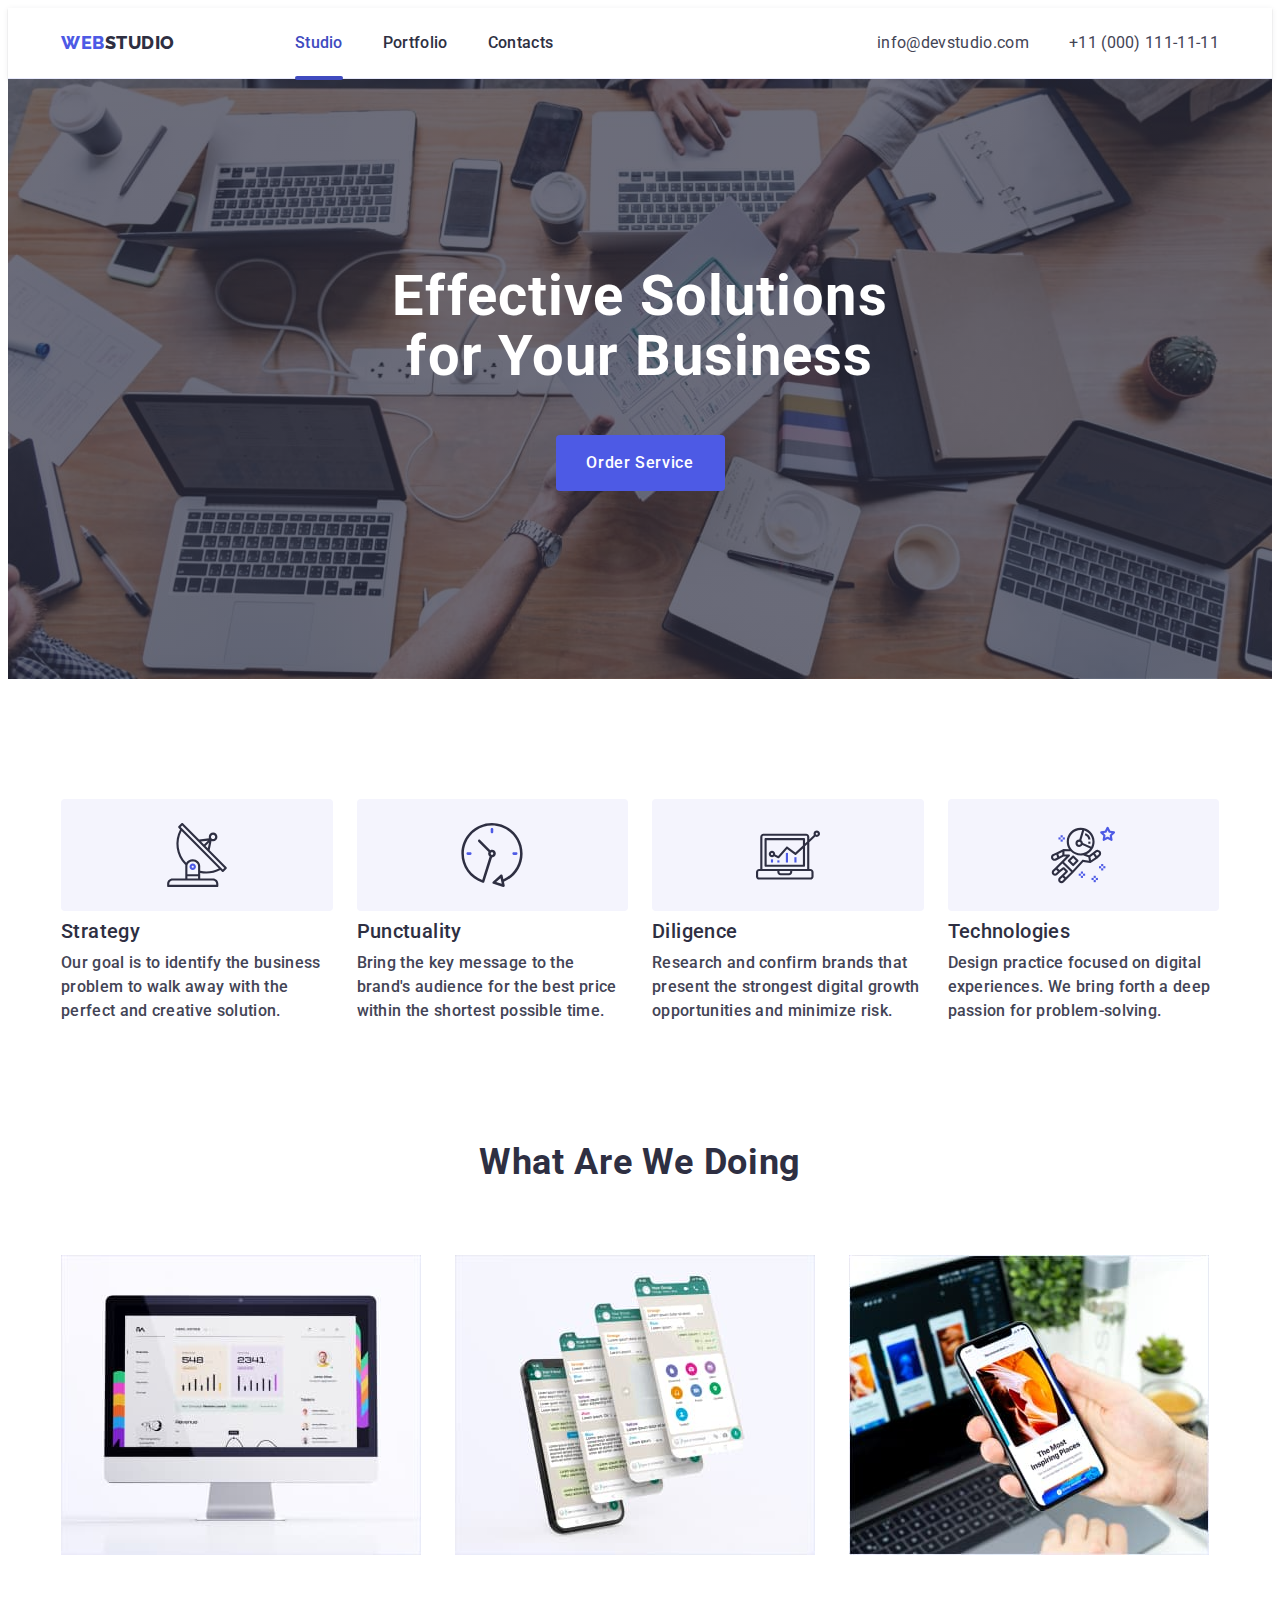
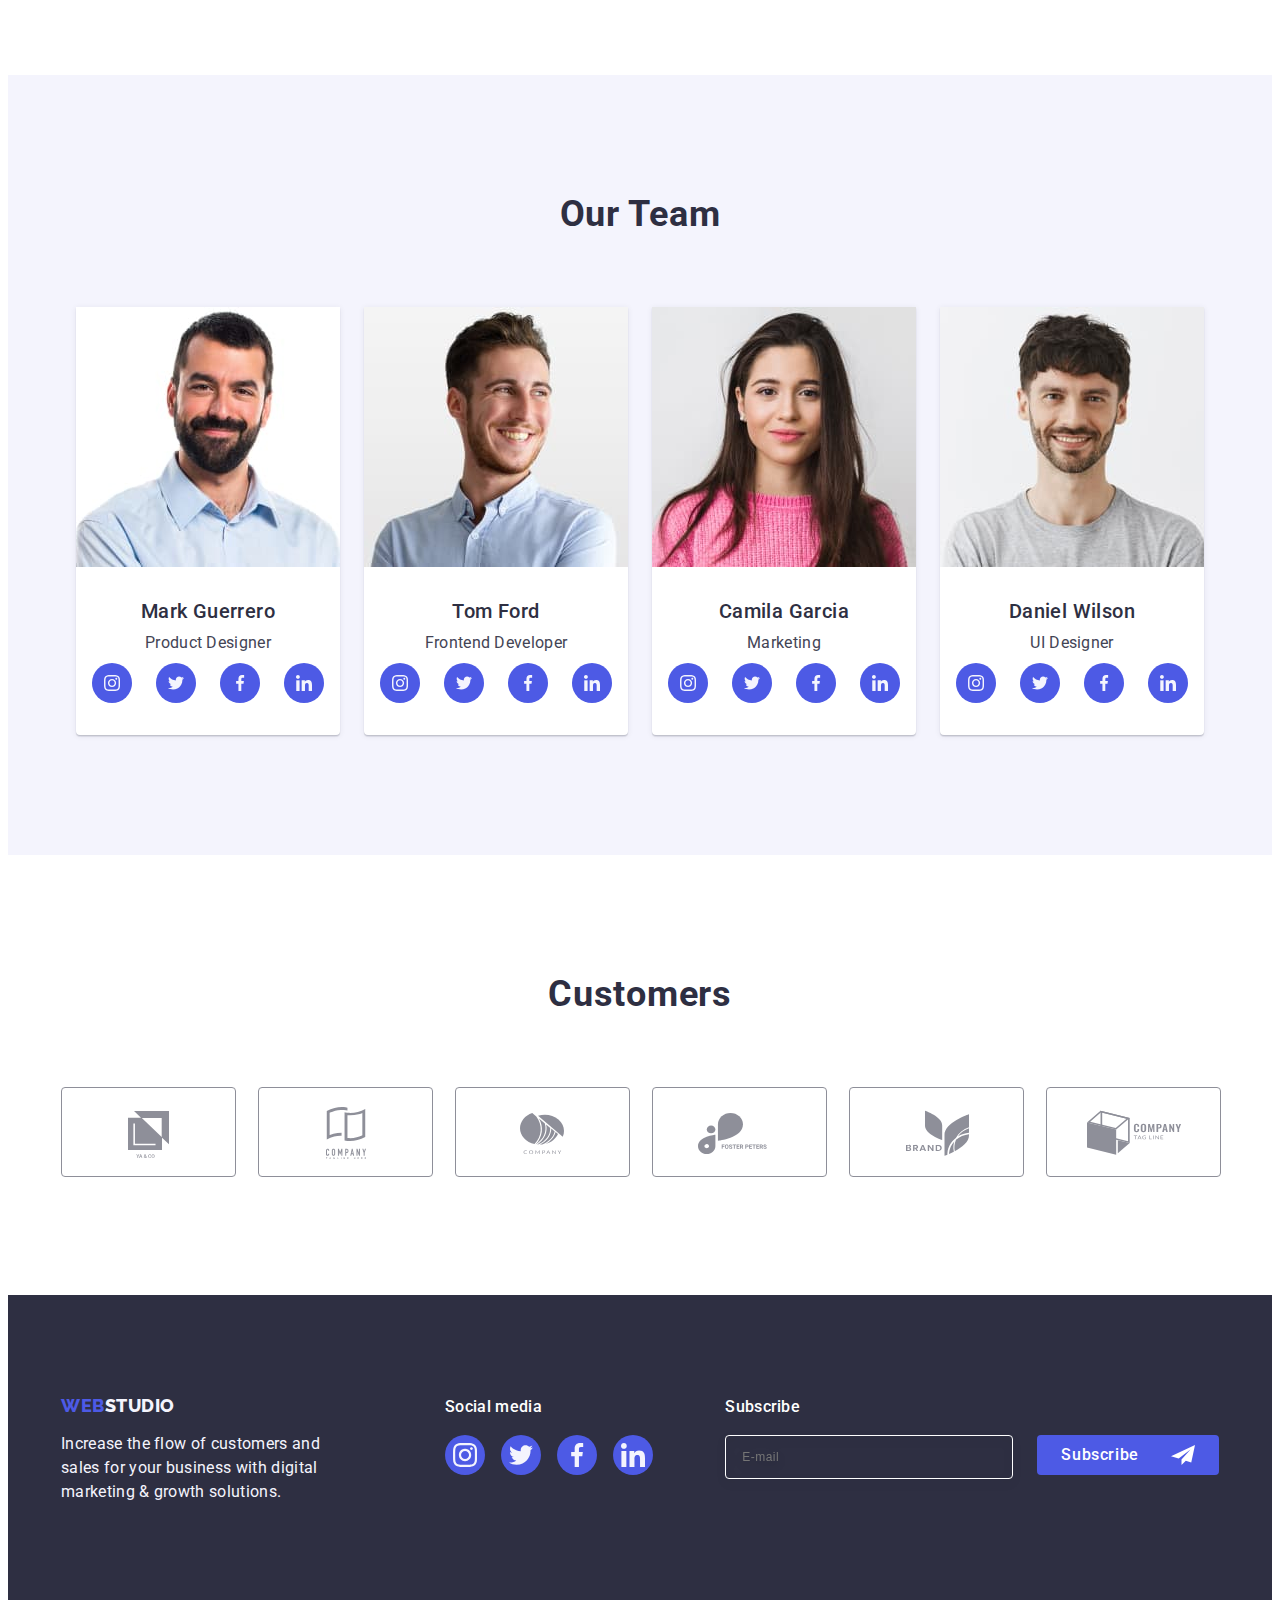
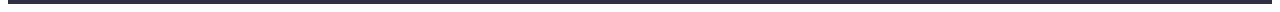
<file: index.html>
<!DOCTYPE html>
<html lang="en">
<head>
    <meta charset="UTF-8">
    <meta name="viewport" content="width=device-width, initial-scale=1.0">
    <link rel="stylesheet" href="https://cdnjs.cloudflare.com/ajax/libs/modern-normalize/2.0.0/modern-normalize.min.css"
        integrity="sha512-4xo8blKMVCiXpTaLzQSLSw3KFOVPWhm/TRtuPVc4WG6kUgjH6J03IBuG7JZPkcWMxJ5huwaBpOpnwYElP/m6wg=="
        crossorigin="anonymous" referrerpolicy="no-referrer">
    <link rel="preconnect" href="https://fonts.googleapis.com">
    <link rel="preconnect" href="https://fonts.gstatic.com" crossorigin>
    <link href="https://fonts.googleapis.com/css2?family=Raleway:wght@800&family=Roboto:wght@400;500;700;900&display=swap"
        rel="stylesheet">
    <title>Studio</title>
    <link rel="stylesheet" href="./css/styles.css">
    <link rel="stylesheet" href="./css/media.css">
</head>
<body>
   <header class="header-section">
        <div class="div-header container">
       <nav class="page-nav">
            <a class="logo link" href="./index.html">Web<span class="logo-header">Studio</span></a>
        <ul class="list-nav list">
            <li class="link-nav link"><a class="navigation link current" href="./index.html">Studio</a></li>
            <li class="link-nav link"><a class="navigation link" href="./portfolio.html">Portfolio</a></li>
            <li class="link-nav link"><a class="navigation link" href="">Contacts</a></li>
        </ul>
       </nav>
       <address class="page-adress">
        <ul class="list-adress list">
           <li class="link-adress link"><a class="adress link" href="mailto:info@devstudio.com">info@devstudio.com</a></li>
            <li class="link-adress link"><a class="adress link" href="tel:+110001111111">+11 (000) 111-11-11</a></li>
        </ul>
        </address>
        <button class="hamburger-btn" type="button"  data-menu-open><svg class="icon-hamburger" width="32" height="22">
            <use href="./images/icons.svg#menu-hamburger"></use>
        </svg></button>
        </div>
        <div class="mob-menu is-hidden" data-menu>
           <div class="mob-top-part"> <button class="mob-menu-close" type="button" data-menu-close><svg class="mob-menu-icon" width="8" height="8">
            <use href="./images/icons.svg#close-black-18dp (2) 1"></use>
        </svg></button>
        <ul class="mob-list-nav list">
            <li class="mob-link-nav link"><a class="mob-navigation link current" href="./index.html">Studio</a></li>
            <li class="mob-link-nav link"><a class="mob-navigation link" href="./portfolio.html">Portfolio</a></li>
            <li class="mob-link-nav link"><a class="mob-navigation link" href="">Contacts</a></li>
        </ul>
        </nav></div>
    <div> <address class="mob-page-adress">
            <ul class="mob-list-adress list">
                <li class="mob-link-adress link"><a class="mob-adress-number link" href="tel:+110001111111">+11 (000) 111-11-11</a></li>
                <li class="mob-link-adress link"><a class="mob-adress-mail link" href="mailto:info@devstudio.com">info@devstudio.com</a></li>
                 </ul>
        </address> 
        <ul class="mob-social-media-list list">
            <li class="mob-social-media-item"><a href="" class="social-media-link"><svg class="social-media" width="24" height="24">
                        <use href="./images/icons.svg#instagram 2"></use>
                    </svg></a></li>
            <li class="mob-social-media-item"><a href="" class="social-media-link"><svg class="social-media" width="24" height="24">
                        <use href="./images/icons.svg#twitter 1"></use>
                    </svg></a></li>
            <li class="mob-social-media-item"><a href="" class="social-media-link"><svg class="social-media" width="24" height="24">
                        <use href="./images/icons.svg#facebook 1"></use>
                    </svg></a></li>
            <li class="mob-social-media-item"><a href="" class="social-media-link"><svg class="social-media" width="24" height="24">
                        <use href="./images/icons.svg#linkedin 1"></use>
                    </svg></a></li>
        </ul>
        </div>
        </div>
    </header>
    <main>
<section class="main-page-section">
    <div class="container-first container">
<h1 class="page-title">Effective Solutions for Your Business</h1>
<button class="button-order" type="button" data-modal-open="">Order Service</button>
</div>
</section>
<section class="advantage-section">
    <div class="container-second container">
    <h2 class="visually-hidden">Advantages</h2>
<ul class="list-advantages list">
    <li class="item-advantage"> <div class="icon-adv"><svg width="64" height="64"> <use href="./images/icons.svg#antenna 1"></use> </svg></div><h3 class="advantage">Strategy</h3><p class="description-adv">Our goal is to identify the business problem to walk away with the perfect and creative solution.</p></li>
    <li class="item-advantage"><div class="icon-adv"><svg width="64" height="64"><use href="./images/icons.svg#clock 1"></use></svg></div><h3 class="advantage">Punctuality</h3><p class="description-adv">Bring the key message to the brand's audience for the best price within the shortest possible time. </p></li>
    <li class="item-advantage"><div class="icon-adv"><svg width="64" height="64"><use href="./images/icons.svg#diagram 1"></use></svg></div><h3 class="advantage">Diligence</h3><p class="description-adv">Research and confirm brands that present the strongest digital growth opportunities and minimize risk.</p></li>
    <li class="item-advantage"><div class="icon-adv"><svg width="64" height="64"><use href="./images/icons.svg#astronaut 1"></use></svg></div><h3 class="advantage">Technologies</h3><p class="description-adv">Design practice focused on digital experiences. We bring forth a deep passion for problem-solving.</p></li>
</ul>
</div>
</section>
<section class="doing-section">
    <div class="container-third container">
    <h2 class="title-doing">What are we doing</h2>
    <ul class="list-doing list">
    <li class="doing"><img src="./images/img1.jpg" srcset="./images/img1.jpg 1x, ./images/computer2x.jpg 2x" alt="computer" width="360" height="300"></li>
    <li class="doing"><img src="./images/img2.jpg" srcset="./images/img2.jpg 1x, ./images/screens2x.jpg 2x"  alt="screens" width="360" height="300"></li>
    <li class="doing"><img src="./images/img3.jpg" srcset="./images/img3.jpg 1x, ./images/phone2x.jpg 2x"  alt="phone" width="360" height="300"></li>
    </ul>
    </div>
</section>
<section class="team">
    <div class="container-fourth container">
<h2 class="title-team">Our Team</h2>
<ul class="list-team list">
<li class="photo-member">
    <img class="photo-team-member" src="./images/mark.jpg" srcset="./images/mark.jpg 1x, ./images/mark(1).jpg 2x" alt="Mark Guerrero" width="264" height="260">
    <div class="member-div"><h3 class="member">Mark Guerrero</h3> <p class="profession">Product Designer</p>
    <ul class="social-icons-list list">
        <li class="social-icons-item"><a href="" class="social-icons-link"><svg class="social-icon" width="16" height="16">
            <use href="./images/icons.svg#instagram 2"></use>
        </svg></a></li>
        <li class="social-icons-item"><a href="" class="social-icons-link"><svg class="social-icon" width="16" height="16">
            <use href="./images/icons.svg#twitter 1"></use>
        </svg></a></li>
        <li class="social-icons-item"><a href="" class="social-icons-link"><svg class="social-icon" width="16" height="16">
            <use href="./images/icons.svg#facebook 1"></use>
        </svg></a></li>
        <li class="social-icons-item"><a href="" class="social-icons-link"><svg class="social-icon" width="16" height="16">
            <use href="./images/icons.svg#linkedin 1"></use>
        </svg></a></li>
    </ul></div>
</li>
<li class="photo-member">
    <img src="./images/tom.jpg" srcset="./images/tom.jpg 1x, ./images/tom(1).jpg 2x" alt="Tom Ford" width="264" height="260">
    <div class="member-div"><h3 class="member">Tom Ford</h3> <p class="profession">Frontend Developer</p>
    <ul class="social-icons-list list">
        <li class="social-icons-item"><a href="" class="social-icons-link"><svg class="social-icon" width="16" height="16">
            <use href="./images/icons.svg#instagram 2"></use>
        </svg></a></li>
        <li class="social-icons-item"><a href="" class="social-icons-link"><svg class="social-icon" width="16" height="16">
            <use href="./images/icons.svg#twitter 1"></use>
        </svg></a></li>
        <li class="social-icons-item"><a href="" class="social-icons-link"><svg class="social-icon" width="16" height="16">
            <use href="./images/icons.svg#facebook 1"></use>
        </svg></a></li>
        <li class="social-icons-item"><a href="" class="social-icons-link"><svg class="social-icon" width="16" height="16">
            <use href="./images/icons.svg#linkedin 1"></use>
        </svg></a></li>
    </ul>
    </div>
</li>
<li class="photo-member">
    <img src="./images/camila.jpg" srcset="./images/camila.jpg 1x, ./images/camila(1).jpg 2x" alt="Camila Garcia" width="264" height="260">
    <div class="member-div"><h3 class="member">Camila Garcia</h3> <p class="profession">Marketing</p>
    <ul class="social-icons-list list">
        <li class="social-icons-item"><a href="" class="social-icons-link"><svg class="social-icon" width="16" height="16">
            <use href="./images/icons.svg#instagram 2"></use>
        </svg></a></li>
        <li class="social-icons-item"><a href="" class="social-icons-link"><svg class="social-icon" width="16" height="16">
            <use href="./images/icons.svg#twitter 1"></use>
        </svg></a></li>
        <li class="social-icons-item"><a href="" class="social-icons-link"><svg class="social-icon" width="16" height="16">
            <use href="./images/icons.svg#facebook 1"></use>
        </svg></a></li>
        <li class="social-icons-item"><a href="" class="social-icons-link"><svg class="social-icon" width="16" height="16">
            <use href="./images/icons.svg#linkedin 1"></use>
        </svg></a></li>
    </ul>
    </div>
</li>
<li class="photo-member">
    <img  src="./images/daniel.jpg" srcset="./images/daniel.jpg 1x, ./images/daniel(1).jpg 2x" alt="Daniel Wilson" width="264" height="260">
    <div class="member-div"><h3 class="member">Daniel Wilson</h3> <p class="profession">UI Designer</p>
    <ul class="social-icons-list list">
        <li class="social-icons-item"><a href="" class="social-icons-link"><svg class="social-icon" width="16" height="16">
            <use href="./images/icons.svg#instagram 2"></use>
        </svg></a></li>
        <li class="social-icons-item"><a href="" class="social-icons-link"><svg class="social-icon" width="16" height="16">
            <use href="./images/icons.svg#twitter 1"></use>
        </svg></a></li>
        <li class="social-icons-item"><a href="" class="social-icons-link"><svg class="social-icon" width="16" height="16">
            <use href="./images/icons.svg#facebook 1"></use>
        </svg></a></li>
        <li class="social-icons-item"><a href="" class="social-icons-link"><svg class="social-icon" width="16" height="16">
            <use href="./images/icons.svg#linkedin 1"></use>
        </svg></a></li>
    </ul>
    </div>
</li>
</ul>
</div>
</section>
<section class="customers">
    <div class="container-fifth container">
<h2 class="title-customers">Customers</h2>
<ul class="customers-list list">
    <li class="customers-item"><a href="" class="customer-link"> <svg class="customers-icon" width="104" height="56"><use href="./images/icons.svg#Logo (1)"></use></svg></a>  </li>
    <li class="customers-item"><a href="" class="customer-link"> <svg class="customers-icon" width="104" height="56"><use href="./images/icons.svg#Logo (2)"></use></svg></a>  </li>
    <li class="customers-item"><a href="" class="customer-link"> <svg class="customers-icon" width="104" height="56"><use href="./images/icons.svg#Logo (5)"></use></svg></a>  </li>
    <li class="customers-item"><a href="" class="customer-link"> <svg class="customers-icon" width="104" height="56"><use href="./images/icons.svg#Logo (6)"></use></svg></a>  </li>
    <li class="customers-item"><a href="" class="customer-link"> <svg class="customers-icon" width="104" height="56"><use href="./images/icons.svg#Logo (3)"></use></svg></a>  </li>
    <li class="customers-item"><a href="" class="customer-link"> <svg class="customers-icon" width="104" height="56"><use href="./images/icons.svg#Logo (4)"></use></svg></a>  </li>
</ul>
    </div>
</section>
    </main>
   <footer class="page-footer">
        <div class="div-footer container">
            <div class="div-footer-first">
<a class="logo-footer link" href="./index.html">Web<span class="logo-span">Studio</span></a>
<p class="text-footer">Increase the flow of customers and sales for your business with digital marketing & growth solutions.</p>
</div>
<div class="div-footer-second">
<p class="p-social-media">Social media</p>
<ul class="social-media-list list">
    <li class="social-media-item"><a href="" class="social-media-link"><svg class="social-media" width="24" height="24">
                <use href="./images/icons.svg#instagram 2"></use>
            </svg></a></li>
    <li class="social-media-item"><a href="" class="social-media-link"><svg class="social-media" width="24" height="24">
                <use href="./images/icons.svg#twitter 1"></use>
            </svg></a></li>
    <li class="social-media-item"><a href="" class="social-media-link"><svg class="social-media" width="24" height="24">
                <use href="./images/icons.svg#facebook 1"></use>
            </svg></a></li>
    <li class="social-media-item"><a href="" class="social-media-link"><svg class="social-media" width="24" height="24">
                <use href="./images/icons.svg#linkedin 1"></use>
            </svg></a></li>
</ul>
</div>
<div class="div-footer-third">
    <p class="title-subscribe-form">Subscribe</p>
    <form class="subscribe-form">
        <label class="label-subscribe">
            <input class="input-subscribe" type="email" name="user-email" placeholder="E-mail" >
        </label>
        <button class="subscribe-btn" type="submit">Subscribe <svg class="subscribe-icon" width="24" height="24">
            <use href="./images/icons.svg#icon send"></use>
        </svg> </button>
    </form>
    
</div>
</div>
</footer>
    <div data-modal="" class="backdrop  is-hidden">
        <div class="modal"><button class="modal-close-button" type="button" data-modal-close=""><svg class="close-button-icon" width="8" height="8">
            <use href="./images/icons.svg#close-black-18dp (2) 1"></use>
        </svg></button>
    <p class="title-modal">Leave your contacts and we will call you back</p>
    <form class="modal-form">
        <div class="div-modal">
            <label  class="label-modal" for="user-name">Name
            </label>
            <div class="div-input">
                <input class="modal-input" name="user-name" type="text" id="user-name">
                <svg class="input-icon" width="18" height="24">
                    <use href="./images/icons.svg#person-black-18dp 1"></use>
                </svg>
            </div>
        </div>
        <div class="div-modal">
            <label class="label-modal" for="user-phone">Phone
            </label>
            <div class="div-input">
                <input class="modal-input" name="user-phone" type="tel" id="user-phone">
                <svg class="input-icon" width="18" height="24">
                    <use href="./images/icons.svg#phone-black-18dp 1"></use>
                </svg>
            </div>
        </div>
        <div class="div-modal">
            <label class="label-modal" for="user-email">Email
            </label>
            <div class="div-input">
                <input class="modal-input" name="user-email" type="email" id="user-email">
                <svg class="input-icon" width="18" height="24">
                    <use href="./images/icons.svg#email-black-18dp 1"></use>
                </svg>
            </div>
        </div>
        <div class="div-modal-comment">
            <label class="label-modal" for="user-comment">Comment
            </label>
                <textarea class="modal-textarea" name="user-comment"  id="user-comment" placeholder="Text input"></textarea>
        </div>
        <div class="div-modal-chekbox">
            <input class="input-checkbox visually-hidden" type="checkbox" name="user-privacy"  id="user-privacy" value="true">
            <label class="label-checkbox" for="user-privacy"> <span class="span-chekbox"><svg class="icon-checked" width="10" height="8">
                <use href="./images/icons.svg#Vector"></use>
            </svg></span> I accept the terms and conditions of the <a class="link-privacy" href="">Privacy Policy</a> </label>
        </div>
    <button class="send-btn" type="submit">Send</button>
    </form>
    
    </div>
</div>
    <script src="./js/modal.js"></script>
    <script src="./js/menu.js"></script>
</body>
</html>
</file>
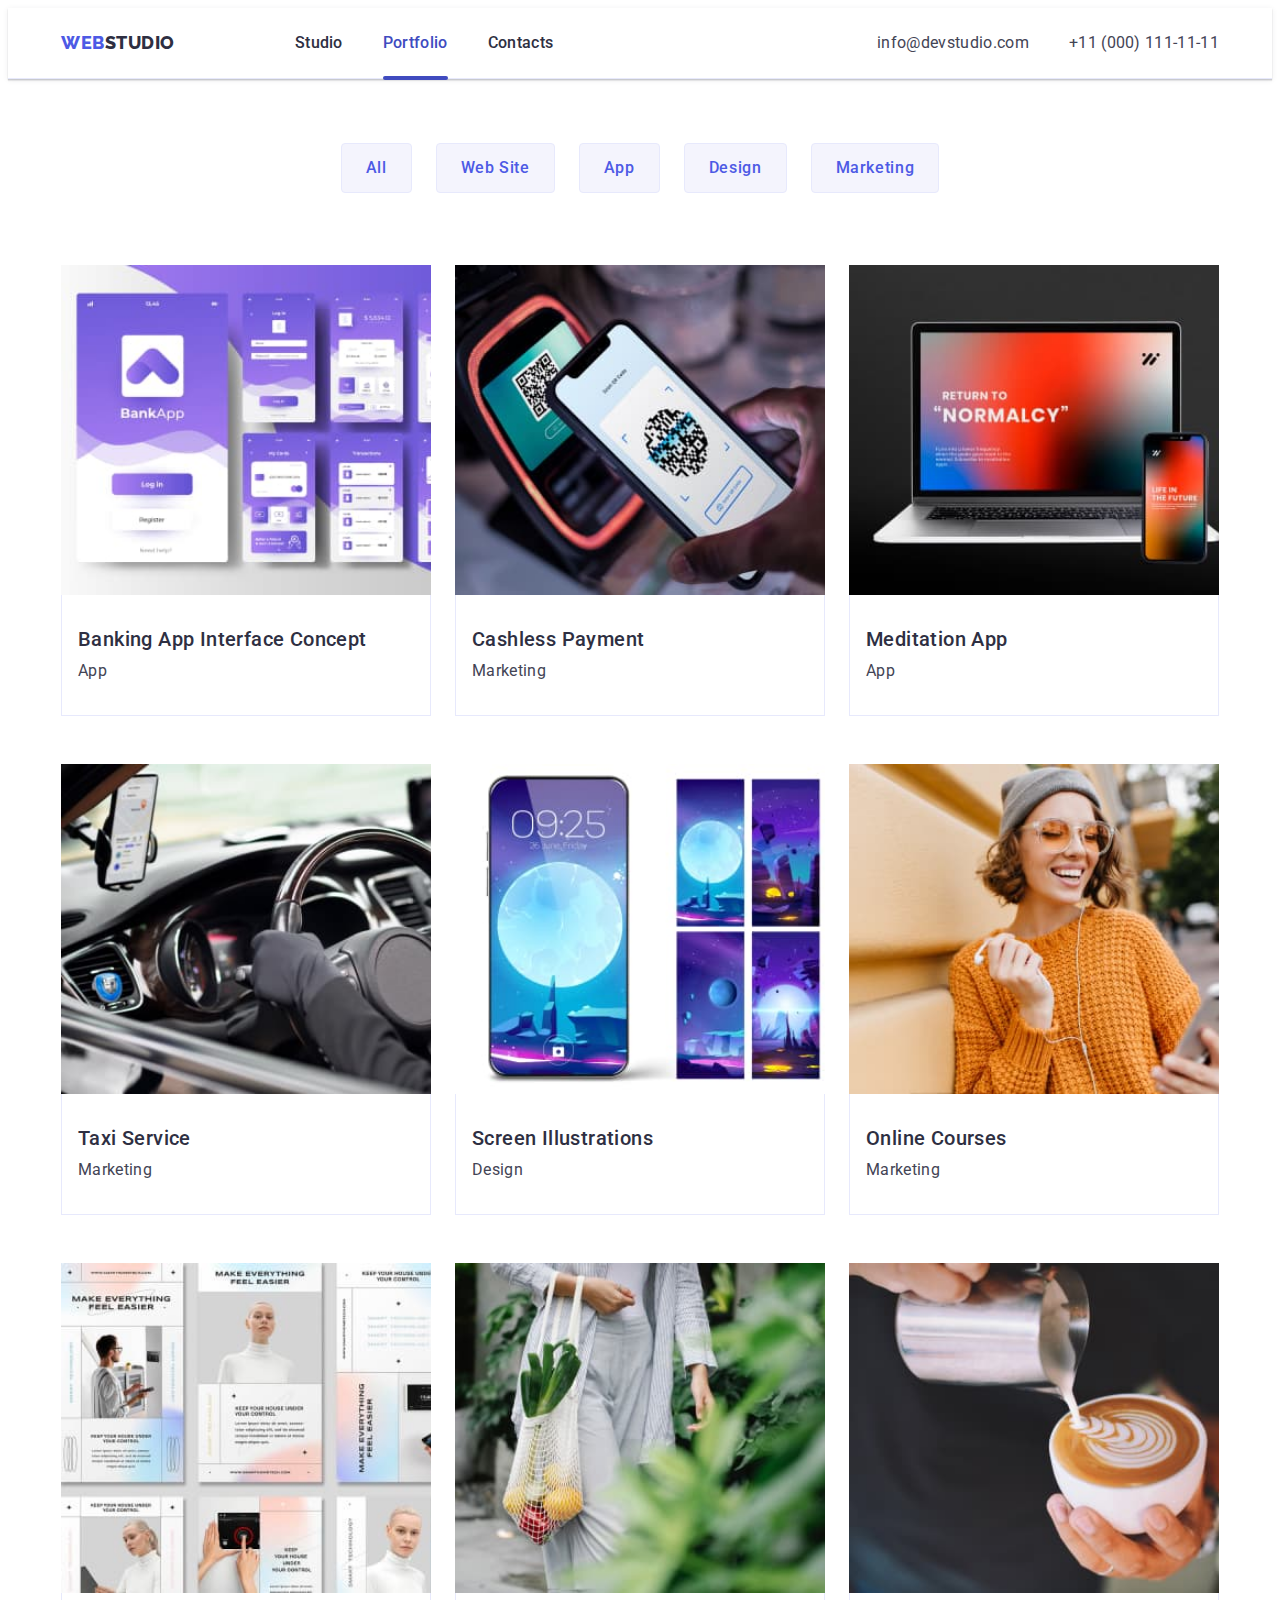
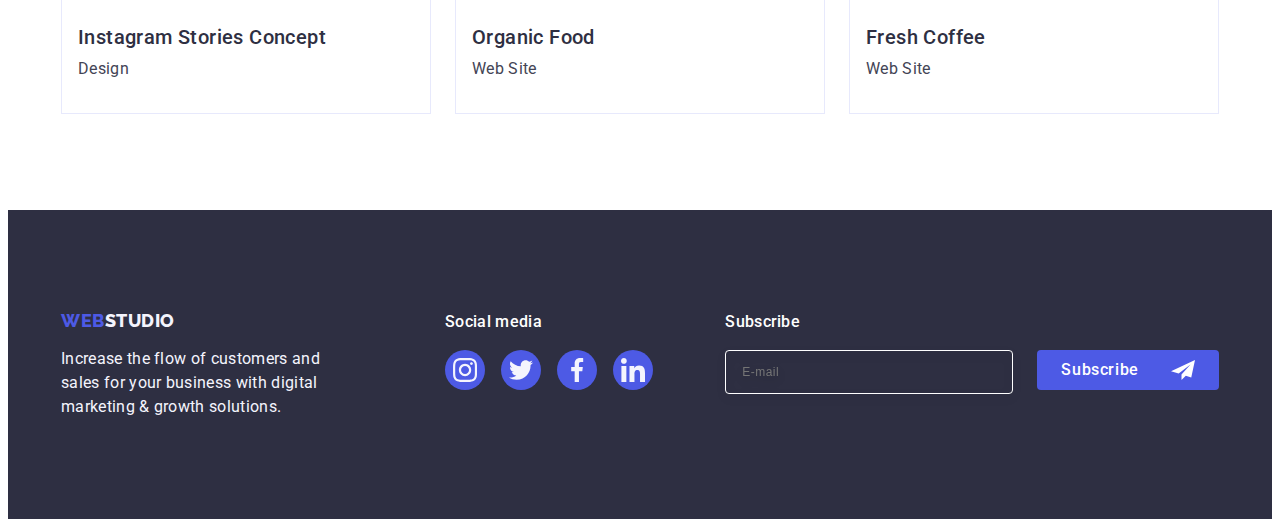
<file: portfolio.html>
<!DOCTYPE html>
<html lang="en">

<head>
    <meta charset="UTF-8">
    <meta name="viewport" content="width=device-width, initial-scale=1.0">
<link rel="stylesheet" href="https://cdnjs.cloudflare.com/ajax/libs/modern-normalize/2.0.0/modern-normalize.min.css"
    integrity="sha512-4xo8blKMVCiXpTaLzQSLSw3KFOVPWhm/TRtuPVc4WG6kUgjH6J03IBuG7JZPkcWMxJ5huwaBpOpnwYElP/m6wg=="
    crossorigin="anonymous" referrerpolicy="no-referrer">
    <link rel="preconnect" href="https://fonts.googleapis.com">
    <link rel="preconnect" href="https://fonts.gstatic.com" crossorigin>
    <link href="https://fonts.googleapis.com/css2?family=Raleway:wght@800&family=Roboto:wght@400;500;700;900&display=swap"
        rel="stylesheet">
    <title>Portfolio</title>
    <link rel="stylesheet" href="./css/styles.css">
    <link rel="stylesheet" href="./css/media.css">
</head>

<body>
    <header class="header-section">
        <div class="div-header container">
       <nav class="page-nav">
            <a class="logo link" href="./index.html">Web<span class="logo-header">Studio</span></a>
        <ul class="list-nav list">
            <li class="link-nav link"><a class="navigation link" href="./index.html">Studio</a></li>
            <li class="link-nav link"><a class="navigation link current" href="./portfolio.html">Portfolio</a></li>
            <li class="link-nav link"><a class="navigation link" href="">Contacts</a></li>
        </ul>
       </nav>
       <address class="page-adress">
        <ul class="list-adress list">
           <li class="link-adress link"><a class="adress link" href="mailto:info@devstudio.com">info@devstudio.com</a></li>
            <li class="link-adress link"><a class="adress link" href="tel:+110001111111">+11 (000) 111-11-11</a></li>
        </ul>
        </address>
        <button class="hamburger-btn" type="button"  data-menu-open><svg class="icon-hamburger" width="32" height="22">
            <use href="./images/icons.svg#menu-hamburger"></use>
        </svg></button>
        </div>
        <div class="mob-menu is-hidden" data-menu>
           <div class="mob-top-part"> <button class="mob-menu-close" type="button" data-menu-close><svg class="mob-menu-icon" width="8" height="8">
            <use href="./images/icons.svg#close-black-18dp (2) 1"></use>
        </svg></button>
        <ul class="mob-list-nav list">
            <li class="mob-link-nav link"><a class="mob-navigation link" href="./index.html">Studio</a></li>
            <li class="mob-link-nav link"><a class="mob-navigation link current" href="./portfolio.html">Portfolio</a></li>
            <li class="mob-link-nav link"><a class="mob-navigation link" href="">Contacts</a></li>
        </ul>
        </nav></div>
    <div> <address class="mob-page-adress">
            <ul class="mob-list-adress list">
                <li class="mob-link-adress link"><a class="mob-adress-number link" href="tel:+110001111111">+11 (000) 111-11-11</a></li>
                <li class="mob-link-adress link"><a class="mob-adress-mail link" href="mailto:info@devstudio.com">info@devstudio.com</a></li>
                 </ul>
        </address> 
        <ul class="mob-social-media-list list">
            <li class="mob-social-media-item"><a href="" class="social-media-link"><svg class="social-media" width="24" height="24">
                        <use href="./images/icons.svg#instagram 2"></use>
                    </svg></a></li>
            <li class="mob-social-media-item"><a href="" class="social-media-link"><svg class="social-media" width="24" height="24">
                        <use href="./images/icons.svg#twitter 1"></use>
                    </svg></a></li>
            <li class="mob-social-media-item"><a href="" class="social-media-link"><svg class="social-media" width="24" height="24">
                        <use href="./images/icons.svg#facebook 1"></use>
                    </svg></a></li>
            <li class="mob-social-media-item"><a href="" class="social-media-link"><svg class="social-media" width="24" height="24">
                        <use href="./images/icons.svg#linkedin 1"></use>
                    </svg></a></li>
        </ul>
        </div>
        </div>
    </header>
    <main>
        <section class="portfolio-section">
            <div class="portfolio-container container">
        <h1 class="visually-hidden">portfolio</h1>
        <ul class="list-filters list">
            <li class="filter"><button type="button" class="filter-btn">All</button></li>
            <li class="filter"><button type="button" class="filter-btn">Web Site</button></li>
            <li class="filter"><button type="button" class="filter-btn">App</button></li>
            <li class="filter"><button type="button" class="filter-btn">Design</button></li>
            <li class="filter"><button type="button" class="filter-btn">Marketing</button></li>
        </ul>
        <ul class="list-projects list">
            <li class="link-project link">
                <a class="item-link-project link" href=""><div class="img-container">
                    <picture>
                        <source srcset="./images/bankingapp.jpg 1x, ./images/bankingapp2x.jpg 2x"media="(min-width: 1158px)">
                        <source srcset="./images/bankingapp-tab.jpg 1x, ./images/bankingapp-tab2x.jpg 2x" media="(min-width: 768px)">
                        <source srcset="./images/bankingapp-mob.jpg 1x, ./images/bankingapp-mob2x.jpg 2x" media="(min-width: 320px)">
                        <img src="./images/bankingapp.jpg" alt="design App" width="396" >
                    </picture>
                    <p class="text-overlay">14 Stylish and User-Friendly App Design Concepts · Task Manager App · Calorie Tracker App ·
                    Exotic Fruit Ecommerce App ·
                    Cloud Storage App</p></div>
               <div class="div-project"><h2 class="title-project">Banking App Interface Concept</h2>
                <p class="kind-project">App</p></div></a>
            </li>
            <li class="link-project link">
                <a class="item-link-project link" href=""><div class="img-container">
                    <picture>
                        <source srcset="./images/cashlesspayment.jpg 1x, ./images/cashlesspayment2x.jpg 2x" media="(min-width: 1158px)">
                        <source srcset="./images/cashlesspayment-tab.jpg 1x, ./images/cashlesspayment-tab2x.jpg 2x" media="(min-width: 768px)">
                        <source srcset="./images/cashlesspayment-mob.jpg 1x, ./images/cashlesspayment-mob2x.jpg 2x" media="(min-width: 320px)">
                        <img src="./images/cashlesspayment.jpg" alt="phone near the terminal" width="396">
                    </picture>
                   <p class="text-overlay">14 Stylish and User-Friendly App Design Concepts · Task Manager App · Calorie Tracker App ·
                    Exotic Fruit Ecommerce App ·
                    Cloud Storage App</p></div>
                <div class="div-project"><h2 class="title-project">Cashless Payment</h2>
                <p class="kind-project">Marketing</p></div></a>
            </li>
            <li class="link-project link">
               <a class="item-link-project link" href=""><div class="img-container">
                <picture>
                    <source srcset="./images/meditationapp.jpg 1x, ./images/meditationapp2x.jpg 2x" media="(min-width: 1158px)">
                    <source srcset="./images/meditationapp-tab.jpg 1x, ./images/meditationapp-tab2x.jpg 2x" media="(min-width: 768px)">
                    <source srcset="./images/meditationapp-mob.jpg 1x, ./images/meditationapp-mob2x.jpg 2x" media="(min-width: 320px)">
                    <img src="./images/meditationapp.jpg" alt="computer" width="396">
                </picture>
                <p class="text-overlay">14 Stylish and User-Friendly App Design Concepts · Task Manager App · Calorie Tracker App ·
                Exotic Fruit Ecommerce App ·
                Cloud Storage App</p></div>
                <div class="div-project"><h2 class="title-project">Meditation App</h2>
                <p class="kind-project">App</p></div></a>
            </li>
            <li class="link-project link">
                <a class="item-link-project link" href=""><div class="img-container">
                    <picture>
                        <source srcset="./images/taxiservice.jpg 1x, ./images/taxiservice2x.jpg 2x" media="(min-width: 1158px)">
                        <source srcset="./images/taxiservice-tab.jpg 1x, ./images/taxiservice-tab2x.jpg 2x" media="(min-width: 768px)">
                        <source srcset="./images/taxiservice-mob.jpg 1x, ./images/taxiservice-mob2x.jpg 2x" media="(min-width: 320px)">
                        <img src="./images/taxiservice.jpg" alt="inside car" width="396">
                    </picture>
                    <p class="text-overlay">14 Stylish and User-Friendly App Design Concepts · Task Manager App · Calorie Tracker App ·
                    Exotic Fruit Ecommerce App ·
                    Cloud Storage App</p></div>
                <div class="div-project"><h2 class="title-project">Taxi Service</h2>
                <p class="kind-project">Marketing</p></div></a>
            </li>
            <li class="link-project link">
                <a class="item-link-project link" href=""><div class="img-container">
                    <picture>
                        <source srcset="./images/Screenillustrations.jpg 1x, ./images/Screenillustrations2x.jpg 2x" media="(min-width: 1158px)">
                        <source srcset="./images/Screenillustrations-tab.jpg 1x, ./images/Screenillustrations-tab2x.jpg 2x" media="(min-width: 768px)">
                        <source srcset="./images/Screenillustrations-mob.jpg 1x, ./images/Screenillustrations-mob2x.jpg 2x" media="(min-width: 320px)">
                        <img src="./images/Screenillustrations.jpg" alt="screen phone" width="396">
                    </picture>
                <p class="text-overlay">14 Stylish and User-Friendly App Design Concepts · Task Manager App · Calorie Tracker App ·
                    Exotic Fruit Ecommerce App ·
                    Cloud Storage App</p></div>
                <div class="div-project"><h2 class="title-project">Screen Illustrations</h2>
                <p class="kind-project">Design</p></div></a>
            </li>
            <li class="link-project link">
               <a class="item-link-project link" href=""><div class="img-container">
                <picture>
                    <source srcset="./images/onlinecourses.jpg 1x, ./images/onlinecourses2x.jpg 2x" media="(min-width: 1158px)">
                    <source srcset="./images/onlinecourses-tab.jpg 1x, ./images/onlinecourses-tab2x.jpg 2x" media="(min-width: 768px)">
                    <source srcset="./images/onlinecourses-mob.jpg 1x, ./images/onlinecourses2x.jpg 2x" media="(min-width: 320px)">
                    <img src="./images/onlinecourses.jpg" alt="girl with phone" width="396">
                </picture>
                
                <p class="text-overlay">14 Stylish and User-Friendly App Design Concepts · Task Manager App · Calorie Tracker App ·
                    Exotic Fruit Ecommerce App ·
                    Cloud Storage App</p></div>
                <div class="div-project"><h2 class="title-project">Online Courses</h2>
                <p class="kind-project">Marketing</p></div></a>
            </li>
            <li class="link-project link">
                <a class="item-link-project link" href=""><div class="img-container">
                    <picture>
                        <source srcset="./images/instagramstories.jpg 1x, ./images/instagramstories2x.jpg 2x" media="(min-width: 1158px)">
                        <source srcset="./images/instagramstories-tab.jpg 1x, ./images/instagramstories-tab2x.jpg 2x" media="(min-width: 768px)">
                        <source srcset="./images/instagramstories-mob.jpg 1x, ./images/instagramstories2x.jpg 2x" media="(min-width: 320px)">
                        <img src="./images/instagramstories.jpg" alt="variants of stories" width="396">
                    </picture>
                <p class="text-overlay">14 Stylish and User-Friendly App Design Concepts · Task Manager App · Calorie Tracker App ·
                    Exotic Fruit Ecommerce App ·
                    Cloud Storage App</p></div>
            <div class="div-project"><h2 class="title-project">Instagram Stories Concept</h2>
                <p class="kind-project">Design</p></div></a>
            </li>
            <li class="link-project link">
                <a class="item-link-project link" href=""><div class="img-container">
                    <picture>
                        <source srcset="./images/organicfood.jpg 1x, ./images/organicfood2x.jpg 2x" media="(min-width: 1158px)">
                        <source srcset="./images/organicfood-tab.jpg 1x, ./images/organicfood-tab2x.jpg 2x" media="(min-width: 768px)">
                        <source srcset="./images/organicfood-mob.jpg 1x, ./images/organicfood-mob2x.jpg 2x" media="(min-width: 320px)">
                        <img src="./images/organicfood.jpg" alt="vegetables in a bag" width="396">
                    </picture>
                    
            <p class="text-overlay">14 Stylish and User-Friendly App Design Concepts · Task Manager App · Calorie Tracker App ·
                Exotic Fruit Ecommerce App ·
                Cloud Storage App</p> </div>
                <div class="div-project"><h2 class="title-project">Organic Food</h2>
                <p class="kind-project">Web Site</p></div></a>
            </li>
            <li class="link-project link">
                <a class="item-link-project link" href=""><div class="img-container">
                    <picture>
                        <source srcset="./images/freshcoffee.jpg 1x, ./images/freshcoffee2x.jpg 2x" media="(min-width: 1158px)">
                        <source srcset="./images/freshcoffee-tab.jpg 1x, ./images/freshcoffee-tab2x.jpg 2x" media="(min-width: 768px)">
                        <source srcset="./images/freshcoffee-mob.jpg 1x, ./images/freshcoffee-mob2x.jpg 2x" media="(min-width: 320px)">
                        <img src="./images/freshcoffee.jpg" alt="coffe" width="396">
                    </picture>
                    
               <p class="text-overlay">14 Stylish and User-Friendly App Design Concepts · Task Manager App · Calorie Tracker App ·
                    Exotic Fruit Ecommerce App ·
                    Cloud Storage App</p> </div>
                <div class="div-project"><h2 class="title-project">Fresh Coffee</h2>
                <p class="kind-project">Web Site</p></div></a>
            </li>
        </ul>
        </div>
</section>
    </main>
    <footer class="page-footer">
        <div class="div-footer container">
            <div class="div-footer-first">
<a class="logo-footer link" href="./index.html">Web<span class="logo-span">Studio</span></a>
<p class="text-footer">Increase the flow of customers and sales for your business with digital marketing & growth solutions.</p>
</div>
<div class="div-footer-second">
<p class="p-social-media">Social media</p>
<ul class="social-media-list list">
    <li class="social-media-item"><a href="" class="social-media-link"><svg class="social-media" width="24" height="24">
                <use href="./images/icons.svg#instagram 2"></use>
            </svg></a></li>
    <li class="social-media-item"><a href="" class="social-media-link"><svg class="social-media" width="24" height="24">
                <use href="./images/icons.svg#twitter 1"></use>
            </svg></a></li>
    <li class="social-media-item"><a href="" class="social-media-link"><svg class="social-media" width="24" height="24">
                <use href="./images/icons.svg#facebook 1"></use>
            </svg></a></li>
    <li class="social-media-item"><a href="" class="social-media-link"><svg class="social-media" width="24" height="24">
                <use href="./images/icons.svg#linkedin 1"></use>
            </svg></a></li>
</ul>
</div>
<div class="div-footer-third">
    <p class="title-subscribe-form">Subscribe</p>
    <form class="subscribe-form">
        <label class="label-subscribe">
            <input class="input-subscribe" type="email" name="user-email" placeholder="E-mail" >
        </label>
        <button class="subscribe-btn" type="submit">Subscribe <svg class="subscribe-icon" width="24" height="24">
            <use href="./images/icons.svg#icon send"></use>
        </svg> </button>
    </form>
    
</div>
</div>
</footer>
<script src="./js/menu.js"></script>
    </body>
    
    </html>
</file>
<file: css/styles.css>
:root {
    --navyblue: #2E2F42;
    --cloud: #F4F4FD;
    --primary-text-color: #434455;
    --ocean: #404BBF;
    --blue-brand-color: #4D5AE5;
    --white: #fff;
    --btn-text: #e7e9fc;
    --light-slate: #8e8f99;
    --green: #31d0aa;
}
body {
    font-family: "Roboto", sans-serif;
    color: var(--primary-text-color);
    background-color: var(--white);
}
.no-scroll {
    overflow: hidden;
}
.list {
    list-style: none;
}
.link {
    text-decoration: none;
}

.logo {
    line-height: 1.17;
    text-transform: uppercase;
    font-family:"Raleway", sans-serif;
    font-size: 18px;
    font-weight: 800;
    text-decoration: none;
    letter-spacing: 0.03em;
    color: var(--blue-brand-color);
    
    padding: 24px 0;
}
.logo-header {
    color: var(--navyblue);
    
}
img {
    display: block;
}
.container {
    width: 100%;
    max-width: 1158px;
    padding: 0 15px;
    margin: 0 auto;
}
p, h1, h2, h3 {
    margin-top: 0;
    margin-bottom: 0;
}
ul {
    margin-top: 0;
    margin-bottom: 0;
    padding-left: 0;
}
/* Navigation */
.header-section {
   border-bottom: 1px solid #e7e9fc;
   box-shadow: 0px 2px 1px rgba(46, 47, 66, 0.08),
    0px 1px 1px rgba(46, 47, 66, 0.16),
    0px 1px 6px rgba(46, 47, 66, 0.08);
}
.div-header {
    display: flex;
    align-items: center;
    margin: 0 auto;
    justify-content: space-between;
    height: 70px;
}

.hamburger-btn {
    border: none;
    cursor: pointer;
    display: flex;
    background: transparent;
    padding: 0;

}
.icon-hamburger {
    display: flex; 
    justify-content: space-between;
}
.list-nav {
    display: none;
}
.list-adress {
    display: none;
}
.mob-menu-icon {
    
}
.mob-menu {
    display: flex;
    flex-direction: column;
    justify-content: space-between;
    position: fixed;
    background-color: var(--white);
    top: 0;
    left: 0;
    width: 100%;
    height: 100%;
    padding: 72px 24px 40px 40px;
    z-index: 2;
    overflow: auto;
    transition: opacity 250ms cubic-bezier(0.4, 0, 0.2, 1),
            visibility 250ms cubic-bezier(0.4, 0, 0.2, 1);

}

.mob-menu-close {
     position: absolute;
    top: 24px;
    right: 24px;
    width: 24px;
    height: 24px;
    border-radius: 50%;
    display: flex;
    align-items: center;
    justify-content: center;
    background-color: var(--btn-text);
    border: 1px solid rgba(0, 0, 0, 0.1);
    padding: 0;
    cursor: pointer;
    transition: background-color 250ms cubic-bezier(0.4, 0, 0.2, 1),
        border 250ms cubic-bezier(0.4, 0, 0.2, 1);
        background: transparent;
    
}

.mob-menu-close:hover {
    background-color: var(--ocean);
    border: none;
}

.mob-menu-close:focus {
    background-color: var(--ocean);
    border: none;
}

.mob-menu-icon {
    width: 8px;
    height: 8px;
    transition: fill 250ms cubic-bezier(0.4, 0, 0.2, 1);
}

.mob-menu-close:is(:hover, :focus) .mob-menu-icon {
    fill: #ffffff;
}
.mob-menu-icon {
    
}

.mob-list-nav {
    display: flex;
    flex-direction: column;
    justify-content: space-between;
    gap: 40px;
    padding-bottom: 50px;
}
.mob-navigation {
    font-size: 36px;
    font-weight: 700;
    line-height: 1.11;
    letter-spacing: 0.02em;
    text-transform: capitalize;
    color: var(--navyblue);
}
.current {
    position: relative;
    color: var(--ocean);
}
.mob-navigation:active {
    color: var(--ocean, #404BBF);
}

.mob-navigation:focus {
    color: var(--ocean, #404BBF)
}

.mob-navigation:hover {
    color: var(--ocean, #404BBF)
}
.mob-adress-number {
    font-size: 36px;
    font-weight: 700;
     line-height: 1.11;
    letter-spacing: 0.02em;
    text-transform: capitalize;
    color: var(--blue-brand-color);
    text-decoration: none;
    font-style: normal;
    margin-bottom: 40px;
    
}
.mob-adress-mail {
    color: var(--primary-text-color);
    font-size: 20px;
    font-weight: 500;
    line-height: 1.20;
    letter-spacing: 0.02em;
    text-decoration: none;
    font-style: normal;
}

.mob-page-adress {
    margin-bottom: 40px;
}

.mob-list-adress {
    display: flex;
    flex-direction: column;
    gap: 40px;
    text-decoration: none;
    

}



.mob-social-media-list {
    display: flex;
    gap: 56px;
}

.mob-social-media-item {
    width: 40px;
        height: 40px;
}

.mob-bottom-part {
    display: flex;
    flex-direction: column;
    align-items: flex-end;
}

 /* Main Page */

 .page-title {
     color: var(--white);
     /* font-size: 56px; */
     font-size: 36px;
     text-align: center;
     /* line-height: 1.07; */
     line-height: 1.11;
     letter-spacing: 0.02em;
     max-width: 496px;
     margin: 0 auto;
 }
 .main-page-section {
    background-color: var(--navyblue);
     background-image: linear-gradient(rgba(46, 47, 66, 0.7), rgba(46, 47, 66, 0.7)), url(../images/Dark-bg-mob.jpg);
    background-repeat: no-repeat;
    background-position: center;
    background-size: cover;
    /* padding: 188px 0; */
    padding: 112px 0;
    max-width: 1440px;
    margin: 0 auto;
 }
  @media (min-device-pixel-ratio: 2), 
  (min-resolution: 192dpi),
  (min-resolution: 2dppx)
  { .main-page-section {
    background-image: linear-gradient(rgba(46, 47, 66, 0.7), rgba(46, 47, 66, 0.7)), url(../images/Dark-bg-mob2x.jpg);
  }}

 .button-order {
     color: var(--white);
     background-color: var(--blue-brand-color);
     font-size: 16px;
     cursor: pointer;
     text-shadow: 0px 4px 4px 0px rgba(0, 0, 0, 0.15);
     font-family: "Roboto", sans-serif;
     font-weight: 500;
     line-height: 1.5;
     letter-spacing: 0.04em;
     display: block;
     min-width: 169px;
     height: 56px;
     border: none;
     border-radius: 4px;
     margin: 0 auto;
     margin-top: 48px;
     transition: background-color 250ms cubic-bezier(0.4, 0, 0.2, 1);
 }

 .button-order:active {
     background-color: var(--ocean);
 }

 .button-order:focus {
     background-color: var(--ocean);
 }
 .button-order:hover {
    background-color: var(--ocean);
 }

/* Advantages */
.advantage-section {
    /* padding: 120px 0; */
    padding: 96px 0;
    margin: 0 auto;
}
.icon-adv {
    display: none;
    /* display: flex; */
    align-items: center;
    justify-content: center;
    height: 112px;
    border-radius: 4px;
    background-color: #f4f4fd;
    margin-bottom: 8px;
}
.visually-hidden {
    position: absolute;
    width: 1px;
    height: 1px;
    margin: -1px;
    border: 0;
    padding: 0;
    white-space: nowrap;
    clip-path: inset(100%);
    clip: rect(0 0 0 0);
    overflow: hidden;
}

.advantage {
    color: var(--navyblue);
    /* font-size: 20px;
    
    font-weight: 500;
    line-height: 1.2;*/
    letter-spacing: 0.02em;
    font-size: 36px;
    font-weight: 700;
    line-height: 1.1;
    text-align: center;
    

}
.description-adv {
   font-size: 16px;
    line-height: 1.5;
    letter-spacing: 0.02em; 
    text-align: left;
    font-weight: 500;
}

.title-doing, .team, .member, .profession {
    text-align: center;
}
.list-advantages{
    list-style: none;
    text-align: left;
    display: flex;
    /* gap: 24px; */
    flex-wrap: wrap;
    gap: 72px;
}
 .item-advantage {
    /* width: calc((100% - 72px) / 4); */
    width: 100%;
 }
 .advantage {
    margin-bottom: 8px;
 }

/* Doing */

.doing-section {
    display: none;
    margin: 0 auto;
    padding-bottom: 120px;
}
.title-doing {
    color:var(--navyblue);
    font-size: 36px;
    font-weight: 700;
    line-height: 1.11;
    letter-spacing: 0.02em;
    text-transform: capitalize;
    margin-bottom: 72px;
}
.list-doing {
    display: flex;
    gap: 24px;
}
.doing {
    width: calc((100% - 48px) / 3);
}

/* Team */

.title-team {
    color:var(--navyblue);
    font-size: 36px;
    font-weight: 700;
    line-height: 1.11;
    letter-spacing: 0.02em;
    text-transform: capitalize;
    margin-bottom: 72px;
}
.member {
    color: var(--navyblue);
    font-size: 20px;
    font-weight: 500;
    line-height: 1.2;
    letter-spacing: 0.02em;
    text-align: center;
    margin-bottom: 8px;
}
.team {
    background-color: var(--cloud);
    /* padding: 120px 0; */
    padding: 96px 0;
    margin: 0 auto;
}
.photo-member {
    background-color: var(--white);
    /* width: calc((100% - 72px) / 4); */
    border-radius: 0px 0px 4px 4px;
    
    min-width: 264px;
    box-shadow: 0px 1px 6px rgba(46, 47, 66, 0.08),
        0px 1px 1px rgba(46, 47, 66, 0.16),
        0px 2px 1px rgba(46, 47, 66, 0.08);
}
.photo-team-member {
    
}
.profession {
   font-size: 16px;
    line-height: 1.5;
    letter-spacing: 0.02em; 
    text-align: center;
    margin-bottom: 8px;
}
.social-icons-list {
    display: flex;
    justify-content: center;
    gap: 24px;
}
.social-icons-item {
    width: 40px;
    height: 40px;
    
}
.social-icons-link {
    width: 100%;
    height: 100%;
    border-radius: 50%;
    display: flex;
    align-items: center;
    background-color: var(--blue-brand-color);
    justify-content: center;
    transition: background-color 250ms cubic-bezier(0.4, 0, 0.2, 1);
}
.social-icons-link:hover {
    background-color: var(--ocean);
}
.social-icons-link:focus {
    background-color: var(--ocean);
}
.social-icon {
    fill: var(--cloud);
}

.list-team {
    display: flex;
    flex-wrap: wrap;
    gap: 72px;
    justify-content: center;
    /* gap: 24px; */
}
.member-div {
    
   width: 264px;
    padding: 32px 0;

}
/* Customers */
.customers {
    margin: 0 auto;
    /* padding: 120px 0; */
    padding: 96px 0;
}

.title-customers {
    color: var(--navyblue);
    font-size: 36px;
    font-weight: 700;
    line-height: 1.11;
    letter-spacing: 0.02em;
    text-transform: capitalize;
    margin-bottom: 72px;
    text-align: center;
}
.customers-list {
    display: flex;
    /* gap: 24px; */
    gap: 72px 16px;
    flex-wrap: wrap;
}
.customers-item {
    width: calc((100% - 16px) / 2);
    /* width: calc((100% - 120px) / 6); */
    height: 88px;
    transition: border-color 250ms cubic-bezier(0.4, 0, 0.2, 1),
        color 250ms cubic-bezier(0.4, 0, 0.2, 1);
}
.customer-link {
    border: 1px solid #8e8f99;
    width: 100%;
    height: 100%;
    display: flex;
    border-radius: 4px;
    align-items: center;
    justify-content: center;
    color: var(--light-slate);
    transition: border-color 250ms cubic-bezier(0.4, 0, 0.2, 1),
        color 250ms cubic-bezier(0.4, 0, 0.2, 1);
}

.customer-link:is(:hover, :focus) .customers-icon {
    color: var(--ocean);
    
}
.customer-link:hover {
    border-color: var(--ocean);
    color: var(--ocean);
}
.customer-link:focus {
    border-color: var(--ocean);
    color: var(--ocean);
}
.customers-icon {
    fill: currentColor;
    
}
/* Footer */
.page-footer {
    background-color: var(--navyblue);
    /* padding: 100px 0; */
    padding: 97px 0;
}
.div-footer {
/* display: flex; */
align-items: baseline;
text-align: center;
}
.div-footer-first {
    /* margin-right:120px; */
    text-align: center;
    margin-bottom: 72px;
    
}
.div-footer-second {
margin-bottom: 72px;
}
.text-footer {
    color: var(--cloud, #F4F4FD);
    font-size: 16px;
    letter-spacing: 0.02em;
    line-height: 1.5;
    text-align: left;
    /* max-width: 264px; */
    max-width: 268px;
        margin: 0 auto;
    
    
}
.logo-footer {
line-height: 1.17;
    text-transform: uppercase;
    font-family: "Raleway", sans-serif;
    font-size: 18px;
    font-weight: 800;
    text-decoration: none;
    letter-spacing: 0.03em;
    color: var(--blue-brand-color);
    display: inline-block;
    margin-bottom: 16px;
    
    
}
.logo-span {
    color: var(--cloud);
    line-height: 1.17;
    text-transform: uppercase;
    font-family:"Raleway", sans-serif;
    font-size: 18px;
    font-weight: 800;
    text-decoration: none;
    letter-spacing: 0.03em;
}
.p-social-media {
    font-weight: 500;
    font-size: 16px;
    line-height: 1.5;
    letter-spacing: 0.02em;
    color:var(--white);
    margin-bottom: 16px;
    align-items: center;
}
.social-media-list {
    display: flex;
    justify-content: center;
    gap: 16px;
    
}

.social-media-item {
    width: 40px;
    height: 40px;

}

.social-media-link {
    width: 100%;
    height: 100%;
    border-radius: 50%;
    display: flex;
    align-items: center;
    background-color: var(--blue-brand-color);
    justify-content: center;
    transition: background-color 250ms cubic-bezier(0.4, 0, 0.2, 1);
}

.social-media-link:hover {
    background-color: var(--green);
}

.social-media-link:focus {
    background-color: var(--green);
}

.social-media {
    fill: var(--cloud);
}
.title-subscribe-form {
    color: var(--white, #FFF);
    margin-bottom: 16px;
    font-weight: 500;
    font-size: 16px;
    line-height: 1.5;
    letter-spacing: 0.02em;
    
}
.div-footer-third {
/* margin-left: 80px; */
}
.subscribe-form {
    /* display: flex; */
    gap: 24px;
    
    
}
.label-subscribe {
    
}
.input-subscribe {
height: 40px;
/* width: 264px; */
width: 100%;
border: 1px solid #ffffff;
border-radius: 4px;
filter: drop-shadow(0px 4px 4px rgba(0, 0, 0, 0.15));
background-color: transparent;
color: var(--white, #FFF);
font-size: 12px;
font-weight: 400;
line-height: 1.5;
letter-spacing: 0.04em;
padding-left: 16px;
margin-bottom: 16px;
}
.placeholder {
    color: var(--white, #FFF);
}
.subscribe-btn {
    display: flex;
    min-width: 165px;
    height: 40px;
    padding: 8px 24px;
    justify-content: center;
    align-items: center;
    gap: 16px;
    border-radius: 4px;
    background-color: var(--iris, #4D5AE5);
    border: none;
    color: var(--white, #FFF);
    text-align: center;
    font-family: Roboto;
    font-size: 16px;
    font-weight: 500;
    line-height: 1.5;
    letter-spacing: 0.04em;
    cursor: pointer;
    margin: 0 auto;
    font-family: Roboto, sans-serif;
    transition: background-color 250ms cubic-bezier(0.4, 0, 0.2, 1);
}
.subscribe-btn:hover {
    background-color: var(--green);
}

.subscribe-btnfocus {
    background-color: var(--green);
}
.subscribe-icon {
margin-left: 16px;
fill: var(--white);
}

/* Portfolio */
.portfolio-section {
    /* padding-top: 96px;
    padding-bottom: 120px; */
    padding: 48px 0;
    margin: 0 auto;
}
.filter-btn {
    color: var(--blue-brand-color, #4D5AE5);
    background-color: var(--cloud, #F4F4FD);
    font-family: "Roboto", sans-serif;
    font-size: 16px;
    font-weight: 500;
    line-height: 1.5;
    letter-spacing: 0.04em;
    cursor: pointer;
    /* padding: 12px 24px; */
    padding: 8px 16px;
    border: 1px solid var(--btn-text);
    border-radius: 4px;
    transition: color 250ms cubic-bezier(0.4, 0, 0.2, 1), background-color 250ms cubic-bezier(0.4, 0, 0.2, 1),
        border-color 250ms cubic-bezier(0.4, 0, 0.2, 1),
        box-shadow 250ms cubic-bezier(0.4, 0, 0.2, 1);
 
}
.filter-btn:active {
    background-color: var(--ocean, #404BBF);
    color: var(--white, #FFF);
    border: 1px solid transparent;
    box-shadow: 0px 3px 1px rgba(0, 0, 0, 0.1), 0px 2px 1px rgba(0, 0, 0, 0.08), 0px 2px 2px rgba(0, 0, 0, 0.12);

}
.filter-btn:hover {
    background-color: var(--ocean, #404BBF);
    color: var(--white, #FFF);
    border: 1px solid transparent;
    box-shadow: 0px 3px 1px rgba(0, 0, 0, 0.1), 0px 2px 1px rgba(0, 0, 0, 0.08), 0px 2px 2px rgba(0, 0, 0, 0.12);
}
.filter-btn:focus {
    background-color: var(--ocean, #404BBF);
    color: var(--white, #FFF);
    border: 1px solid transparent;
    box-shadow: 0px 3px 1px rgba(0, 0, 0, 0.1), 0px 2px 1px rgba(0, 0, 0, 0.08), 0px 2px 2px rgba(0, 0, 0, 0.12);
}
.list-filters {
    list-style: none;
    display: flex;
    flex-wrap: wrap;
    justify-content: left;
    /* justify-content: center; */
    gap: 16px 24px;
    /* margin-bottom: 72px; */
    margin-bottom: 48px;
}
.list-projects {
    list-style: none;
    display: flex;
    /* column-gap: 24px;
    row-gap: 48px; */
    gap: 48px;
    flex-wrap: wrap;
    

}
.link-project {
    /* width: calc((100% - 48px) / 3); */
}
.item-link-project {
    display: block;
    transition: box-shadow 250ms cubic-bezier(0.4, 0, 0.2, 1);
}
.item-link-project:focus .kind-project {
    transform: translateY(0%);
}
.item-link-project:hover .kind-project {
    transform: translateY(0%);
}
.item-link-project:hover{
    box-shadow: 0px 2px 1px 0px rgba(46, 47, 66, 0.08), 0px 1px 1px 0px rgba(46, 47, 66, 0.16), 0px 1px 6px 0px rgba(46, 47, 66, 0.08);
}
.item-link-project:focus {
    box-shadow: 0px 2px 1px 0px rgba(46, 47, 66, 0.08), 0px 1px 1px 0px rgba(46, 47, 66, 0.16), 0px 1px 6px 0px rgba(46, 47, 66, 0.08);
}
.img-container {
    position: relative;
    overflow: hidden;
}
.text-overlay {
    position: absolute;
    top: 0;
    font-size: 16px;
    line-height: 1.5;
    letter-spacing: 0.02em;
    color: var(--cloud);
    padding: 40px 32px;
    background-color: #4d5ae5;
    height: 100%;
    width: 100%;
    transform: translateY(100%);
    transition: transform 250ms cubic-bezier(0.4, 0, 0.2, 1);
}
.item-link-project:hover .text-overlay {
    transform: translateY(0);
}
.item-link-project:focus .text-overlay {
    transform: translateY(0);
}
.div-project {
    padding: 32px 16px;
    border: 1px solid #e7e9fc;
    border-top: none;

}
.title-project {
    text-align: left;
    font-size: 20px;
    font-weight: 500;
    line-height: 1.2;
    letter-spacing: 0.02em;
    color: var(--navyblue, #2E2F42);
    margin-bottom: 8px;
}
.kind-project {
    text-align: left;
    font-size: 16px;
    line-height: 1.5;
    letter-spacing: 0.02em;
    color: var(--primary-text-color);
}

/* Modal */
.backdrop {
    position: fixed;
    top: 0;
    left: 0;
    width: 100%;
    height: 100%;
    background-color: rgba(46, 47, 66, 0.4);
    transition: opacity 250ms cubic-bezier(0.4, 0, 0.2, 1),
        visibility 250ms cubic-bezier(0.4, 0, 0.2, 1);

}
.is-hidden {
    visibility: hidden;
    opacity: 0;
    pointer-events: none;
}
.modal {
    position: absolute;
    top: 50%;
    left: 50%;
    transform: translate(-50%, -50%);
    width: 408px;
    min-height: 584px;
    background-color:#fcfcfc;
    box-shadow: 0px 1px 1px rgba(0, 0, 0, 0.14),
    0px 1px 3px rgba(0, 0, 0, 0.12),
    0px 2px 1px rgba(0, 0, 0, 0.2);
    border-radius: 4px;
    transition: transform 250ms cubic-bezier(0.4, 0, 0.2, 1);
    padding: 72px 24px 24px 24px;
}
.modal-close-button {
    position: absolute;
    top: 24px;
    right: 24px;
    width: 24px;
    height: 24px;
    border-radius: 50%;
    display: flex;
    align-items: center;
    justify-content: center;
    background-color: var(--btn-text);
    border: 1px solid rgba(0, 0, 0, 0.1);
    padding: 0;
    cursor: pointer;
    transition: background-color 250ms cubic-bezier(0.4, 0, 0.2, 1),
        border 250ms cubic-bezier(0.4, 0, 0.2, 1);

}
.modal-close-button:hover {
    background-color: var(--ocean);
    border: none;
}
.modal-close-button:focus {
    background-color: var(--ocean);
    border: none;
}
.close-button-icon {
width: 8px;
height: 8px;
transition: fill 250ms cubic-bezier(0.4, 0, 0.2, 1);
}
.modal-close-button:is(:hover, :focus) .close-button-icon {
fill: #ffffff;
}
.div-modal {
    margin-bottom: 8px;
}
.title-modal {
    color: var(--navyblue, #2E2F42);
    text-align: center;
    font-size: 16px;
    font-weight: 500;
    line-height: 1.5;
    letter-spacing: 0.02em;
    margin-bottom: 16px;
}
.label-modal {
    color: var(--light-slate, #8E8F99);
    font-size: 12px;
    font-weight: 400;
    line-height: 1.17;
    letter-spacing: 0.04em;
    display: block;
    margin-bottom: 4px;
}
.div-input {
    position: relative;
    margin-bottom: 8px;
}
.modal-input {
    width: 100%;
    height: 40px;
    border-radius: 4px;
    border: 1px solid rgba(46, 47, 66, 0.4);
    padding-left: 38px;
    background-color: transparent;
    outline: transparent;
    transition: border-color 250ms cubic-bezier(0.4, 0, 0.2, 1);
}
.modal-input:focus {
    border-color: #4D5AE5;
}
.modal-input:hover{
    border-color: #4D5AE5;
}

.input-icon {
    position: absolute;
    left: 16px;
    top: 50%;
    transform: translateY(-50%);
    transition: fill 250ms cubic-bezier(0.4, 0, 0.2, 1);
}
.modal-input:hover+.input-icon,
.modal-input:focus+.input-icon {
    fill: #4D5AE5;
}

.div-modal-comment {
    margin-bottom: 16px;
}
.modal-textarea {
    padding: 8px 16px;
    width: 100%;
    height: 120px;
    border-radius: 4px;
    background-color: transparent;
    font-size: 12px;
    font-weight: 400;
    line-height: 1.17;
    letter-spacing: 0.04em;
    color: rgba(46, 47, 66, 0.4);
    resize: none;
    outline: transparent;
    transition: border-color 250ms cubic-bezier(0.4, 0, 0.2, 1);
    border: 1px solid rgba(46, 47, 66, 0.4);
}
.modal-textarea:focus {
    border-color: #4D5AE5;
}
.modal-textarea:hover {
    border-color: #4D5AE5;
}
.div-modal-chekbox {
    margin-bottom: 24px;
}
.input-checkbox {
    
}
.label-checkbox {
    font-size: 12px;
    font-weight: 400;
    line-height: 1.17;
    letter-spacing: 0.04em;
    color: var(--light-slate);
}
.span-chekbox {
border-radius: 2px;
    border: 1px solid rgba(46, 47, 66, 0.40);
    width: 16px;
    height: 16px;
    transition: background-color 250ms cubic-bezier(0.4, 0, 0.2, 1), border 250ms cubic-bezier(0.4, 0, 0.2, 1), fill 250ms cubic-bezier(0.4, 0, 0.2, 1);
    display: inline-flex;
    align-items: center;
    justify-content: center;
    fill: transparent;
    cursor: pointer;
}
.input-checkbox:checked+.label-checkbox .span-chekbox  {
background-color: var(--ocean);
fill: var(--cloud);
border: none;
}
.link-privacy {
    color: var(--blue-brand-color);
}
.send-btn {
    color: var(--white, #FFF);
    font-family: "Roboto", sans-serif;
    display: block;
    text-align: center;
    font-size: 16px;
    font-weight: 500;
    line-height: 1.5;
    letter-spacing: 0.04em;
    padding: 16px 32px;
    border: none;
    border-radius: 4px;
    box-shadow: 0px 4px 4px 0px rgba(0, 0, 0, 0.15);
    background-color: var(--blue-brand-color);
    min-width: 169px;
    height: 56px;
    margin: 0 auto;
    transition: background-color 250ms cubic-bezier(0.4, 0, 0.2, 1);
    cursor: pointer;
}
.send-btn:active {
    background-color: var(--ocean);
}

.send-btn:focus {
    background-color: var(--ocean);
}

.send-btn:hover {
    background-color: var(--ocean);
}
</file>
<file: css/media.css>
@media screen and (max-width: 420px) {
.mob-adress-number {
        font-size: 24px;
    }
        .mob-social-media-list {
            gap: 32px;
        }
        .modal {
            width: 90%;
            
        }
}

@media screen and (min-width: 428px) {
    .container {
        max-width: 426px;
    }
    
       
       
    


}
/* -----------------------TAB-------------------------------- */


@media screen and (min-width: 768px) {
    .container {
        max-width: 766px;

    }
        .logo {
        margin-right: 120px;
    }
        .mob-menu {
            display: none;
        }
        .hamburger-btn {
            display: none;
        }
        .page-adress {
            font-style: normal;
            display: flex;
        }
    
        .page-nav {
            display: flex;
            align-items: center;
        }
    
        .list-nav {
            display: flex;
        
            align-items: center;
            gap: 40px;
        }
    
        .link-nav {
            display: flex;
            list-style: none;
        }
    
        .list-adress {
            display: flex;
            align-items: center;
            /* gap: 40px; */
            gap: 12px;
            flex-direction: column;
        }
    
        .link-adress {
            list-style: none;
    
        }
    
        .navigation {
            font-weight: 500;
            font-size: 16px;
            text-decoration: none;
            font-size: 16px;
            line-height: 1.5;
            letter-spacing: 0.02em;
            color: var(--navyblue, #2E2F42);
            list-style: none;
            padding: 24px 0;
            margin: 0 auto;
            position: relative;
            transition: color 250ms cubic-bezier(0.4, 0, 0.2, 1);
    
        }
    
        .current {
            position: relative;
            color: var(--ocean);
        }
    
        .current::after {
            content: "";
            left: 0;
            position: absolute;
            bottom: -1px;
            height: 4px;
            background-color: var(--ocean);
            border-radius: 2px;
            width: 100%;
        }
    
        .navigation:active {
            color: var(--ocean, #404BBF);
        }
    
        .navigation:focus {
            color: var(--ocean, #404BBF)
        }
    
        .navigation:hover {
            color: var(--ocean, #404BBF)
        }
    
    
        .adress {
            color: var(--primary-text-color);
            text-decoration: none;
            
            font-size: 12px;
            line-height: 1.5;
            letter-spacing: 0.02em;
            list-style: none;
            transition: color 250ms cubic-bezier(0.4, 0, 0.2, 1);
        }
    
        .adress:active {
            color: var(--ocean, #404BBF);
        }
    
        .adress:focus {
            color: var(--ocean, #404BBF);
        }
    
        .adress:hover {
            color: var(--ocean, #404BBF)
        }
        .main-page-section {
         background-image: linear-gradient(rgba(46, 47, 66, 0.7), rgba(46, 47, 66, 0.7)), url(../images/Dark-bg-tab.jpg);
        }

        @media (min-device-pixel-ratio: 2),
        (min-resolution: 192dpi),
        (min-resolution: 2dppx) {
            .main-page-section {
                background-image: linear-gradient(rgba(46, 47, 66, 0.7), rgba(46, 47, 66, 0.7)), url(../images/Dark-bg-tab2x.jpg)
            }
        }

    .list-advantages {
        gap: 72px 24px;
    }

    .item-advantage {
        width: calc((100% - 24px) / 2);
    }

    .advantage {
        text-align: left;
    }

    .team {
        padding: 96px 0;
    }

    .list-team {
        gap: 64px 24px;

    }

    .photo-member {
        width: calc((100% - 24px) / 2);
        max-width: 264px;

    }
    .container-fifth {
        max-width: 582px;
    }
    .customers-list {
        gap: 72px 24px;
    }

    .customers-item {
        width: calc((100% - 48px) / 3)
    }
    .div-footer {
        max-width: 584px;
        padding: 0 16px;
        display: flex;
        flex-wrap: wrap;
        gap: 72px 24px;
        padding-bottom: 0;
        text-align: left;
        /* align-items: center; */
        
    }
    .subscribe-form {
        display: flex;
    }
    .input-subscribe {
           margin-bottom: 0; 
        }
    .label-subscribe {
        
    }
        
    .social-media-list {
        margin: 0 auto;
    }
        .text-footer {
            padding-bottom: 0;
        }
    .div-footer-first {
        text-align: left;
        margin-bottom: 0;
    }
        .div-footer-second {
        margin-bottom: 0;
        }
    .div-footer-third {
        align-items: baseline;
        
    }
     .input-subscribe {
        min-width: 268px;
     }
    .page-title {
        font-size: 56px;
        line-height: 1.07;
         }
     .modal {
         width: 408px;
        }
        .portfolio-section {
            padding-top: 64px;
            padding-bottom: 96px;
        }
        .list-filters {
            justify-content: center;
            margin-bottom: 64px;
        }
        .filter-btn {
            padding: 12px 24px;
        }
        .list-projects {
            
            gap: 72px 24px;
        }
         .link-project {
            width: calc((100% - 24px) / 2);
         }
        }
/* ------------------DESKTOP----------------------------- */

@media screen and (min-width: 1158px) {
    .container {
        max-width: 1158px;
    }
        .list-adress {
            gap: 40px;
            flex-direction: row;
        }
 .main-page-section {
    background-image: linear-gradient(rgba(46, 47, 66, 0.7), rgba(46, 47, 66, 0.7)), url(../images/people-office.jpg);
    padding: 188px 0;
}
 
 @media (min-device-pixel-ratio: 2),
 (min-resolution: 192dpi),
 (min-resolution: 2dppx) {
     .main-page-section {
         background-image: linear-gradient(rgba(46, 47, 66, 0.7), rgba(46, 47, 66, 0.7)), url(../images/people-office2x.jpg);
     }
 }
    .adress {
        font-size: 16px;
    }
    .advantage {
        font-size: 20px;
        font-weight: 500;
        line-height: 1.2;
    }
   
        .description-adv{
            font-weight: 400px;
        }
    .list-advantages {
        gap: 24px;
        
    }

    .item-advantage {
        width: calc((100% - 72px) / 4);
    }

    .icon-adv {
        display: flex;
    }

    .advantage-section {
        padding: 120px 0;
    }

    .doing-section {
        display: flex;
    }

    .team {
        padding: 120px 0;

    }
    
    .photo-member {
        width: calc((100% - 72px) / 4);
    }

    .list-team {
        gap: 24px;
    }

    .customers {
        padding: 120px 0;
    }

    .customers-list {
        gap: 24px;
    }

    .customers-item {
        width: calc((100% - 120px) / 6)
    }

     .page-footer {
        padding: 100px 0;
     }
    .div-footer {
        display: flex;
        padding: 0;
        align-items: baseline;
        gap: 0px;
       
    }
     .div-footer-first {
        margin-right: 120px;
        text-align: left;
     }
     .text-footer {
        max-width: 264px;
     }
    .div-footer-third {
         margin-left: auto;
    }
    .input-subscribe {
        width: 264px;
    }
    .list-filters {
        justify-content: center;
        margin-bottom: 72px;
    }
    .list-projects {
        column-gap: 24px;
        row-gap: 48px;
}
     .link-project {
            width: calc((100% - 48px) / 3);
        }
    
}
</file>
